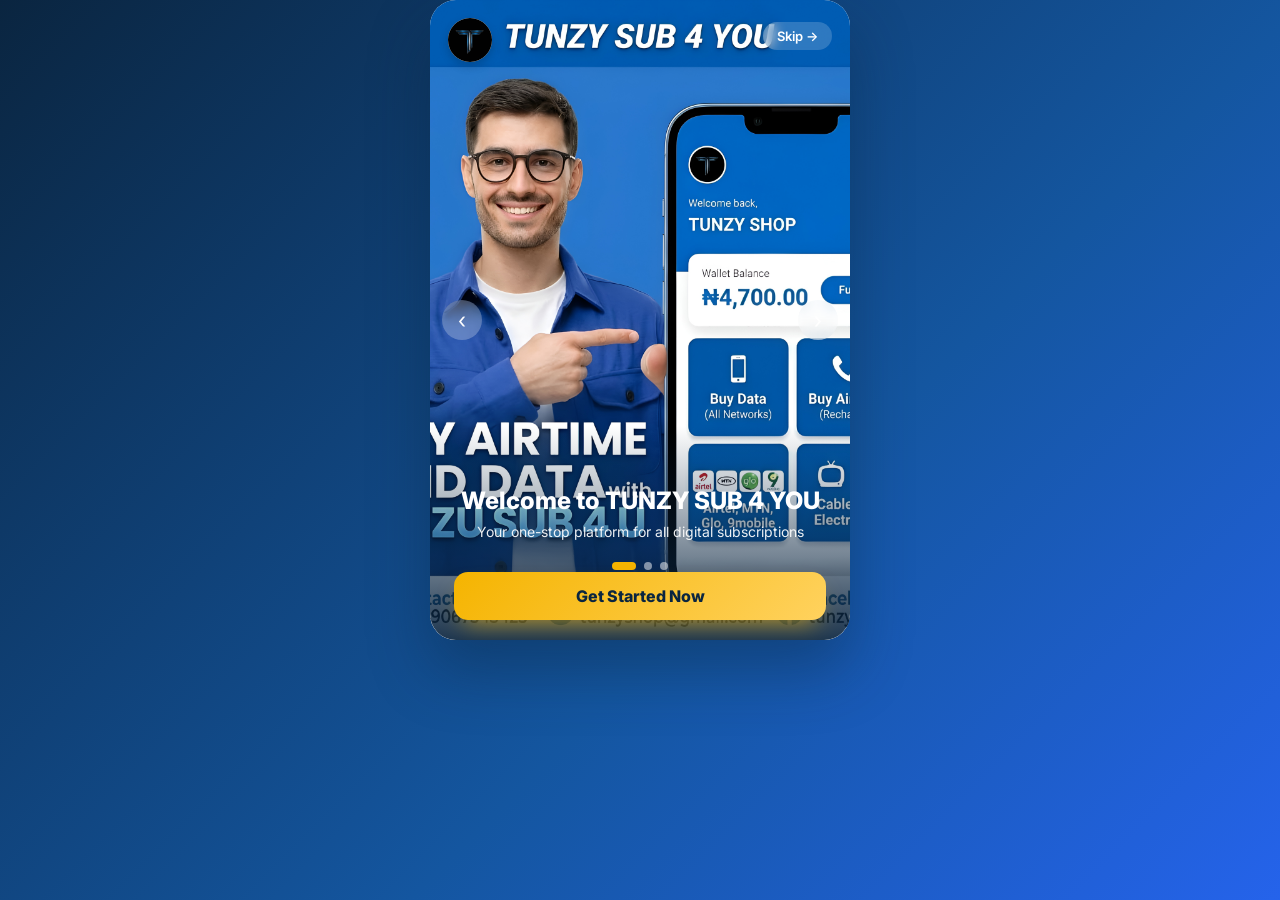
<file: index.html>
<!DOCTYPE html>
<html lang="en">
<head>
    <meta charset="UTF-8">
    <meta name="viewport" content="width=device-width, initial-scale=1.0">
    <title>Welcome - TUNZY SUB 4 YOU</title>
    
<link rel="preconnect" href="https://fonts.googleapis.com">
<link rel="preconnect" href="https://fonts.gstatic.com" crossorigin>
<link href="https://fonts.googleapis.com/css2?family=Inter:wght@400;500;600;700;800&family=JetBrains+Mono:wght@600;700&display=swap" rel="stylesheet">
<link rel="stylesheet" href="css/theme.css">
<meta name="theme-color" content="#0A2540">
</head>
<body>
    <script>
        // CHECK IF USER IS ALREADY LOGGED IN
        (function() {
            const currentUser = localStorage.getItem('currentUser');
            if (currentUser) {
                window.location.href = 'dashboard.html';
                return;
            }
        })();
    </script>

    <div class="slider-container">
        <div class="logo-circle">
            <img src="assets/my-logo.jpg" alt="TUNZY" onerror="this.src='https://via.placeholder.com/50/0066cc/ffffff?text=T'">
        </div>

        <a href="login-page.html" class="skip-btn">Skip →</a>

        <div class="slides" id="slides">
            <div class="slide">
                <img src="assets/firstimage.jpg" alt="Welcome" onerror="this.src='https://via.placeholder.com/400x600/0066cc/ffffff?text=Welcome+to+TUNZY'">
                <div class="slide-overlay">
                    <h2>Welcome to TUNZY SUB 4 YOU</h2>
                    <p>Your one-stop platform for all digital subscriptions</p>
                </div>
            </div>

            <div class="slide">
                <img src="assets/secondimage.jpg" alt="Buy Data" onerror="this.src='https://via.placeholder.com/400x600/004d99/ffffff?text=Buy+Data+and+Airtime'">
                <div class="slide-overlay">
                    <h2>Buy Data & Airtime</h2>
                    <p>MTN, GLO, Airtel, 9mobile at the best rates</p>
                </div>
            </div>

            <div class="slide">
                <img src="assets/thirdimage.jpg" alt="Pay Bills" onerror="this.src='https://via.placeholder.com/400x600/003366/ffffff?text=Pay+Your+Bills'">
                <div class="slide-overlay">
                    <h2>Pay Bills Easily</h2>
                    <p>Electricity, Cable TV, Results and more</p>
                </div>
            </div>
        </div>

        <div class="nav-btn prev-btn" onclick="prevSlide()" id="prevBtn">‹</div>
        <div class="nav-btn next-btn" onclick="nextSlide()" id="nextBtn">›</div>

        <div class="dots-container" id="dotsContainer">
            <span class="dot active" onclick="goToSlide(0)"></span>
            <span class="dot" onclick="goToSlide(1)"></span>
            <span class="dot" onclick="goToSlide(2)"></span>
        </div>

        <a href="login-page.html" class="login-now-btn">Get Started Now</a>
    </div>

    <script>
        let currentSlide = 0;
        const slides = document.getElementById('slides');
        const totalSlides = 3;
        const dots = document.querySelectorAll('.dot');

        function updateSlider() {
            slides.style.transform = `translateX(-${currentSlide * 100}%)`;
            
            dots.forEach((dot, index) => {
                if (index === currentSlide) {
                    dot.classList.add('active');
                } else {
                    dot.classList.remove('active');
                }
            });
        }

        function nextSlide() {
            if (currentSlide < totalSlides - 1) {
                currentSlide++;
                updateSlider();
            } else {
                window.location.href = 'login-page.html';
                return;
            }
        }

        function prevSlide() {
            if (currentSlide > 0) {
                currentSlide--;
                updateSlider();
            }
        }

        function goToSlide(index) {
            currentSlide = index;
            updateSlider();
        }

        let autoSlide = setInterval(() => {
            if (currentSlide < totalSlides - 1) {
                currentSlide++;
                updateSlider();
            } else {
                clearInterval(autoSlide);
            }
        }, 3000);

        document.querySelector('.slider-container').addEventListener('mouseenter', () => {
            clearInterval(autoSlide);
        });

        document.querySelector('.slider-container').addEventListener('mouseleave', () => {
            autoSlide = setInterval(() => {
                if (currentSlide < totalSlides - 1) {
                    currentSlide++;
                    updateSlider();
                } else {
                    clearInterval(autoSlide);
                }
            }, 3000);
        });

        document.addEventListener('keydown', (e) => {
            if (e.key === 'ArrowLeft') {
                prevSlide();
            } else if (e.key === 'ArrowRight') {
                nextSlide();
            }
        });
    </script>
</body>
</html>
</file>
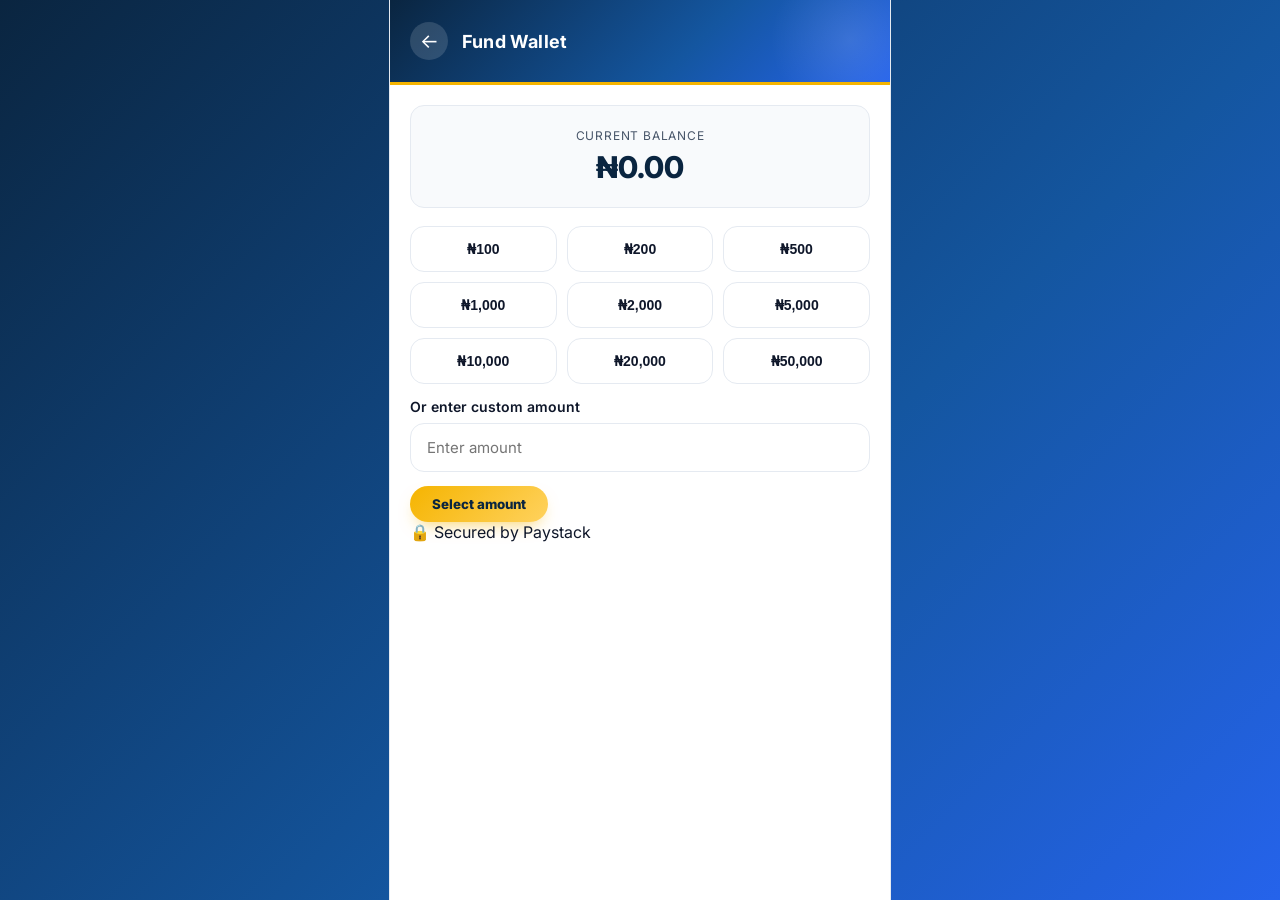
<file: fund.html>
<!DOCTYPE html>
<html lang="en">
<head>
    <meta charset="UTF-8">
    <meta name="viewport" content="width=device-width, initial-scale=1.0">
    <title>Fund Wallet - TUNZY SUB 4 YOU</title>
    
<link rel="preconnect" href="https://fonts.googleapis.com">
<link rel="preconnect" href="https://fonts.gstatic.com" crossorigin>
<link href="https://fonts.googleapis.com/css2?family=Inter:wght@400;500;600;700;800&family=JetBrains+Mono:wght@600;700&display=swap" rel="stylesheet">
<link rel="stylesheet" href="css/theme.css">
<meta name="theme-color" content="#0A2540">
</head>
<body>
    <div class="app-container">
        <div class="header">
            <a href="dashboard.html" class="back-btn">←</a>
            <h1>Fund Wallet</h1>
        </div>

        <div class="fund-container">
            <div class="balance-display">
                <div class="current-balance">Current Balance</div>
                <div class="balance-amount" id="balanceDisplay">₦0.00</div>
            </div>

            <!-- Fee Information -->
            <div class="fee-summary" id="feeSummary" style="display: none;">
                <div class="fee-row">
                    <span class="amount-label">Amount you want:</span>
                    <span class="amount-value" id="displayAmount">₦0</span>
                </div>
                <div class="fee-row">
                    <span class="amount-label">Service Fee (fixed ₦10):</span>
                    <span class="fee-value" id="displayFee">₦10</span>
                </div>
                <div class="fee-row total">
                    <span>Total to pay:</span>
                    <span class="total-value" id="displayTotal">₦10</span>
                </div>
                <div class="fee-row" style="margin-top: 10px; color: #28a745;">
                    <span>You will receive in wallet:</span>
                    <span id="displayReceive">₦0</span>
                </div>
            </div>

            <div class="amount-grid">
                <button class="amount-btn" onclick="selectAmount(100)">₦100</button>
                <button class="amount-btn" onclick="selectAmount(200)">₦200</button>
                <button class="amount-btn" onclick="selectAmount(500)">₦500</button>
                <button class="amount-btn" onclick="selectAmount(1000)">₦1,000</button>
                <button class="amount-btn" onclick="selectAmount(2000)">₦2,000</button>
                <button class="amount-btn" onclick="selectAmount(5000)">₦5,000</button>
                <button class="amount-btn" onclick="selectAmount(10000)">₦10,000</button>
                <button class="amount-btn" onclick="selectAmount(20000)">₦20,000</button>
                <button class="amount-btn" onclick="selectAmount(50000)">₦50,000</button>
            </div>

            <div class="custom-amount">
                <label>Or enter custom amount</label>
                <input type="number" id="customAmount" placeholder="Enter amount" min="100" oninput="updateAmount()">
            </div>

            <button class="fund-btn" id="fundBtn" onclick="processPayment()" disabled>Select amount</button>

            <div class="note">🔒 Secured by Paystack</div>
        </div>
    </div>

    <script>
        // Paystack Public Key (REPLACE WITH YOUR ACTUAL KEY)
        const PAYSTACK_PUBLIC_KEY = 'pk_live_ad349049b1c39f9376a000aaf8c0ad81a914c984';
        
        // Fixed fee
        const SERVICE_FEE = 10;
        
        let selectedAmount = 0;
        let userEmail = '';
        let userBalance = 0;

        document.addEventListener('DOMContentLoaded', function() {
            userBalance = parseFloat(localStorage.getItem('userBalance')) || 0;
            userEmail = localStorage.getItem('userEmail') || '';
            document.getElementById('balanceDisplay').textContent = `₦${userBalance.toLocaleString()}.00`;
        });

        function selectAmount(amount) {
            selectedAmount = amount;
            document.getElementById('customAmount').value = amount;
            updateUI();
            
            document.querySelectorAll('.amount-btn').forEach(btn => {
                btn.classList.remove('selected');
            });
            event.target.classList.add('selected');
        }

        function updateAmount() {
            const customAmount = document.getElementById('customAmount').value;
            if (customAmount && customAmount >= 100) {
                selectedAmount = parseInt(customAmount);
                updateUI();
                
                document.querySelectorAll('.amount-btn').forEach(btn => {
                    btn.classList.remove('selected');
                });
            } else if (customAmount === '') {
                document.getElementById('feeSummary').style.display = 'none';
                document.getElementById('fundBtn').disabled = true;
                document.getElementById('fundBtn').textContent = 'Select amount';
                selectedAmount = 0;
            }
        }

        function updateUI() {
            if (selectedAmount >= 100) {
                const total = selectedAmount + SERVICE_FEE;
                const receive = selectedAmount;
                
                document.getElementById('displayAmount').textContent = `₦${selectedAmount.toLocaleString()}`;
                document.getElementById('displayFee').textContent = `₦${SERVICE_FEE}`;
                document.getElementById('displayTotal').textContent = `₦${total.toLocaleString()}`;
                document.getElementById('displayReceive').textContent = `₦${receive.toLocaleString()}`;
                document.getElementById('feeSummary').style.display = 'block';
                document.getElementById('fundBtn').disabled = false;
                document.getElementById('fundBtn').textContent = `Pay ₦${total.toLocaleString()}`;
            }
        }

        async function processPayment() {
            if (!selectedAmount || selectedAmount < 100) {
                alert('Please select or enter a valid amount (minimum ₦100)');
                return;
            }
            
            const totalAmount = selectedAmount + SERVICE_FEE;
            
            if (!window.PaystackPop) {
                await loadScript('https://js.paystack.co/v1/inline.js');
            }

            const handler = PaystackPop.setup({
                key: PAYSTACK_PUBLIC_KEY,
                email: userEmail,
                amount: totalAmount * 100,
                currency: 'NGN',
                ref: 'TUNZY_' + Date.now(),
                callback: function(response) {
                    // Payment successful - add ONLY the selected amount to wallet (not the fee)
                    userBalance += selectedAmount;
                    localStorage.setItem('userBalance', userBalance);
                    
                    const transaction = {
                        type: 'Wallet Funding',
                        amount: `+₦${selectedAmount.toLocaleString()}`,
                        fee: `-₦${SERVICE_FEE}`,
                        total_paid: `₦${totalAmount.toLocaleString()}`,
                        date: new Date().toLocaleString()
                    };
                    
                    let transactions = JSON.parse(localStorage.getItem('transactions')) || [];
                    transactions.unshift(transaction);
                    localStorage.setItem('transactions', JSON.stringify(transactions.slice(0, 20)));
                    
                    alert(`✅ Wallet funded with ₦${selectedAmount.toLocaleString()}!\n\nFee: ₦${SERVICE_FEE}\nTotal paid: ₦${totalAmount.toLocaleString()}`);
                    window.location.href = 'dashboard.html';
                },
                onClose: function() {
                    alert('Payment cancelled');
                }
            });
            
            handler.openIframe();
        }

        function loadScript(src) {
            return new Promise((resolve, reject) => {
                const script = document.createElement('script');
                script.src = src;
                script.onload = resolve;
                script.onerror = reject;
                document.head.appendChild(script);
            });
        }
    </script>
</body>
</html>
</file>
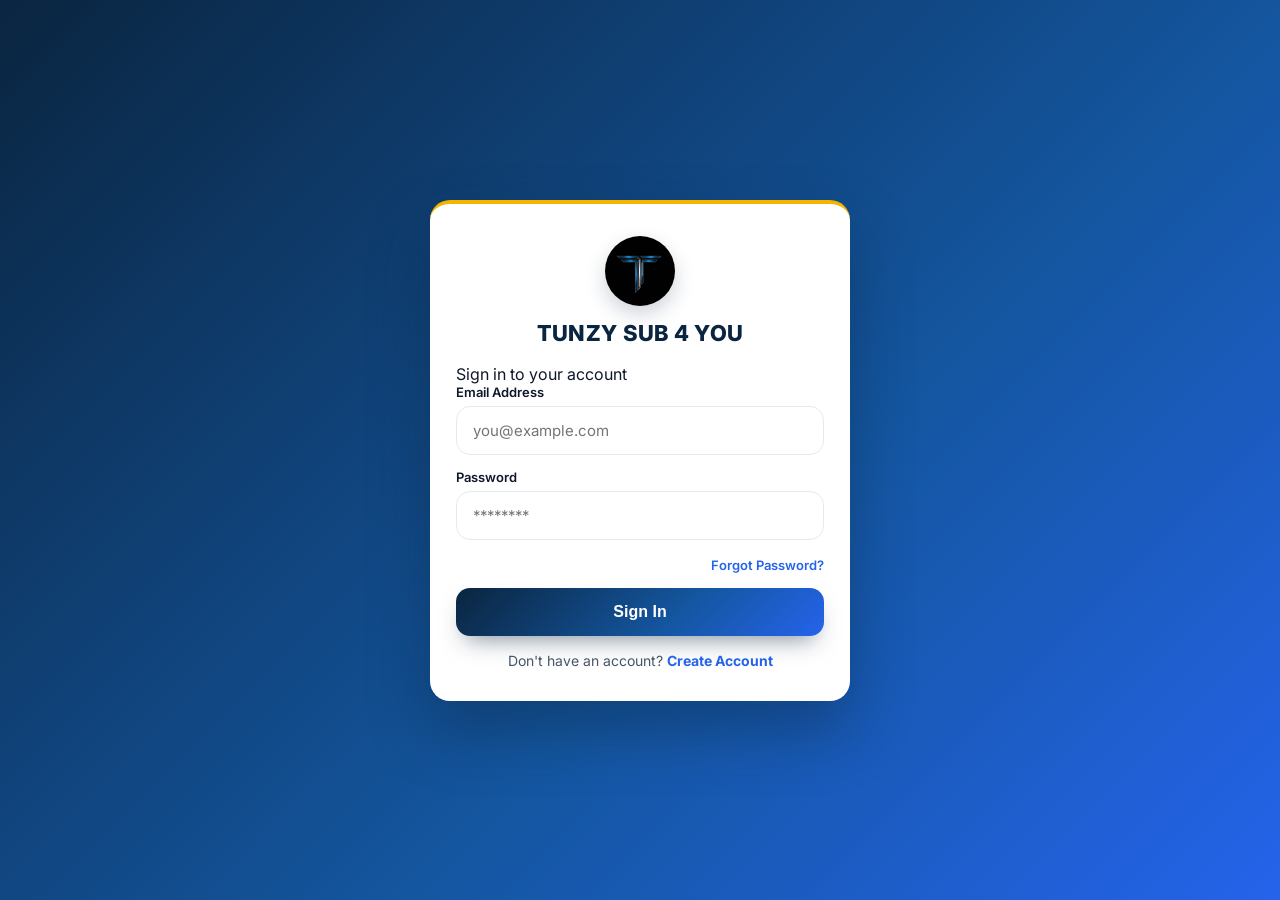
<file: login.html>
<!DOCTYPE html>
<html lang="en">
<head>
    <meta charset="UTF-8">
    <meta name="viewport" content="width=device-width, initial-scale=1.0">
    <title>Login - TUNZY SUB 4 YOU</title>
    
<link rel="preconnect" href="https://fonts.googleapis.com">
<link rel="preconnect" href="https://fonts.gstatic.com" crossorigin>
<link href="https://fonts.googleapis.com/css2?family=Inter:wght@400;500;600;700;800&family=JetBrains+Mono:wght@600;700&display=swap" rel="stylesheet">
<link rel="stylesheet" href="css/theme.css">
<meta name="theme-color" content="#0A2540">
</head>
<body>
    <div class="login-container">
        <div class="login-box">
            <div class="logo">
                <div class="logo-circle">
                    <img src="assets/my-logo.jpg" alt="TUNZY" onerror="this.src='https://via.placeholder.com/80/0066cc/ffffff?text=T'">
                </div>
                <h1>TUNZY SUB 4 YOU</h1>
                <p>Sign in to your account</p>
            </div>

            <div class="error-message" id="errorMessage"></div>
            <div class="success-message" id="successMessage"></div>

            <form id="loginForm">
                <div class="form-group">
                    <label>Email Address</label>
                    <input type="email" id="email" placeholder="you@example.com" required>
                </div>

                <div class="form-group">
                    <label>Password</label>
                    <input type="password" id="password" placeholder="********" required>
                </div>

                <div class="forgot-password">
                    <a href="#" onclick="showResetModal()">Forgot Password?</a>
                </div>

                <button type="submit" class="login-btn">Sign In</button>

                <div class="signup-link">
                    Don't have an account? <a href="signup.html">Create Account</a>
                </div>
            </form>
        </div>
    </div>

    <!-- Password Reset Modal -->
    <div id="resetModal" style="display: none; position: fixed; top: 0; left: 0; right: 0; bottom: 0; background: rgba(0,0,0,0.5); align-items: center; justify-content: center; z-index: 1000;">
        <div style="background: white; padding: 30px; border-radius: 15px; width: 90%; max-width: 350px;">
            <h3 style="margin-bottom: 15px; color: #333;">Reset Password</h3>
            <p style="margin-bottom: 20px; color: #666; font-size: 14px;">Enter your email to receive reset instructions</p>
            
            <input type="email" id="resetEmail" placeholder="Your email address" style="width: 100%; padding: 12px; border: 2px solid #e0e0e0; border-radius: 8px; margin-bottom: 20px;">
            
            <div style="display: flex; gap: 10px;">
                <button onclick="hideResetModal()" style="flex: 1; padding: 12px; background: #f5f5f5; border: none; border-radius: 8px; cursor: pointer;">Cancel</button>
                <button onclick="resetPassword()" style="flex: 1; padding: 12px; background: #0066cc; color: white; border: none; border-radius: 8px; cursor: pointer;">Send Reset</button>
            </div>
        </div>
    </div>

    <script>
        // ============================================
        // SIMPLE LOGIN - NO ADMIN, JUST USERS!
        // ============================================

        // Check if already logged in
        (function() {
            const currentUser = localStorage.getItem('currentUser');
            if (currentUser) {
                window.location.replace('index.html');
                return;
            }
        })();

        // Handle login
        document.getElementById('loginForm').addEventListener('submit', function(e) {
            e.preventDefault();
            
            const email = document.getElementById('email').value;
            const password = document.getElementById('password').value;
            
            // Clear previous messages
            document.getElementById('errorMessage').style.display = 'none';
            document.getElementById('successMessage').style.display = 'none';
            
            // Get users from localStorage
            const users = JSON.parse(localStorage.getItem('users')) || [];
            
            // Find user
            const user = users.find(u => u.email === email && u.password === password);
            
            if (user) {
                // Login successful
                document.getElementById('successMessage').style.display = 'block';
                document.getElementById('successMessage').textContent = 'Login successful! Redirecting...';
                
                // Save current user
                localStorage.setItem('currentUser', JSON.stringify({
                    email: user.email,
                    name: user.name
                }));
                
                // Save user data for app
                localStorage.setItem('userName', user.name);
                localStorage.setItem('userEmail', user.email);
                localStorage.setItem('userBalance', user.balance || '0');
                
                // Redirect to main app
                setTimeout(() => {
                    window.location.href = 'index.html';
                }, 1500);
            } else {
                // Login failed
                document.getElementById('errorMessage').style.display = 'block';
                document.getElementById('errorMessage').textContent = 'Invalid email or password';
                document.getElementById('password').value = '';
            }
        });

        // Password reset functions
        function showResetModal() {
            document.getElementById('resetModal').style.display = 'flex';
        }

        function hideResetModal() {
            document.getElementById('resetModal').style.display = 'none';
            document.getElementById('resetEmail').value = '';
        }

        function resetPassword() {
            const email = document.getElementById('resetEmail').value;
            
            if (!email) {
                alert('Please enter your email');
                return;
            }
            
            const users = JSON.parse(localStorage.getItem('users')) || [];
            const user = users.find(u => u.email === email);
            
            if (user) {
                alert(`✅ Password reset link sent to ${email}`);
                hideResetModal();
            } else {
                alert('❌ Email not found');
            }
        }

        // Allow Enter key
        document.getElementById('password').addEventListener('keypress', function(e) {
            if (e.key === 'Enter') {
                document.getElementById('loginForm').dispatchEvent(new Event('submit'));
            }
        });
    </script>
</body>
</html>
</file>
<file: css/theme.css>
/* ============================================
   TUNZY SUB 4 YOU — Professional Theme
   Palette: Deep Blue + White + Gold accent
   ============================================ */

:root {
    --primary: #0A2540;          /* Deep navy */
    --primary-700: #0E3A66;
    --primary-600: #1456A0;
    --primary-500: #2563EB;      /* Bright blue */
    --primary-400: #3B82F6;
    --primary-50:  #EAF2FF;

    --accent: #F5B400;           /* Gold */
    --accent-600: #D99B00;

    --success: #16A34A;
    --danger:  #DC2626;
    --warning: #F59E0B;

    --bg: #F4F7FB;
    --surface: #FFFFFF;
    --surface-2: #F8FAFC;
    --border: #E5EAF1;
    --text: #0F172A;
    --text-2: #475569;
    --text-3: #94A3B8;

    --radius-sm: 10px;
    --radius: 14px;
    --radius-lg: 20px;

    --shadow-sm: 0 1px 2px rgba(15,23,42,.06);
    --shadow:    0 6px 20px -8px rgba(10,37,64,.18);
    --shadow-lg: 0 18px 40px -12px rgba(10,37,64,.28);

    --grad-primary: linear-gradient(135deg, #0A2540 0%, #1456A0 60%, #2563EB 100%);
    --grad-accent:  linear-gradient(135deg, #F5B400 0%, #FFD25E 100%);
}

* { margin: 0; padding: 0; box-sizing: border-box; }

html, body { -webkit-font-smoothing: antialiased; -moz-osx-font-smoothing: grayscale; }

body {
    font-family: 'Inter', -apple-system, BlinkMacSystemFont, 'Segoe UI', Roboto, sans-serif;
    background: var(--bg);
    color: var(--text);
    min-height: 100vh;
}

a { color: inherit; text-decoration: none; }

/* ---------- App shell ---------- */
.app-container {
    max-width: 500px;
    margin: 0 auto;
    background: var(--surface);
    min-height: 100vh;
    position: relative;
    box-shadow: 0 0 0 1px var(--border);
    padding-bottom: 80px;
}

/* ---------- Header ---------- */
.header {
    background: var(--grad-primary);
    color: #fff;
    padding: 22px 20px;
    display: flex;
    align-items: center;
    gap: 14px;
    border-bottom: 3px solid var(--accent);
    position: relative;
    overflow: hidden;
}
.header::after{
    content:""; position:absolute; right:-40px; top:-40px;
    width:160px; height:160px; border-radius:50%;
    background: radial-gradient(circle, rgba(255,255,255,.12), transparent 70%);
}
.header h1 { font-size: 18px; font-weight: 700; letter-spacing:.2px; }

.back-btn {
    width: 38px; height: 38px;
    display:inline-flex; align-items:center; justify-content:center;
    border-radius: 50%;
    background: rgba(255,255,255,.14);
    color: #fff !important;
    font-size: 20px;
    transition: background .2s;
}
.back-btn:hover { background: rgba(255,255,255,.26); }

.logo-circle {
    width: 44px; height: 44px;
    border-radius: 50%;
    background: #fff;
    overflow: hidden;
    box-shadow: 0 4px 10px rgba(0,0,0,.18);
    display:flex; align-items:center; justify-content:center;
}
.logo-circle img { width: 100%; height: 100%; object-fit: cover; }

.app-title { font-size: 17px; font-weight: 700; color: #fff; letter-spacing:.3px; }

/* ---------- Containers ---------- */
.container, .fund-container { padding: 20px; }

.section-title {
    font-size: 13px;
    font-weight: 700;
    text-transform: uppercase;
    letter-spacing: .8px;
    color: var(--primary-600);
    margin: 22px 0 12px;
    display:flex; align-items:center; gap:8px;
}
.section-title::before{
    content:""; width:4px; height:14px; border-radius:3px;
    background: var(--accent);
}

/* ---------- Balance / info bars ---------- */
.balance-info {
    background: var(--surface-2);
    padding: 14px 16px;
    border-radius: var(--radius);
    display: flex; justify-content: space-between; align-items:center;
    border: 1px solid var(--border);
    font-weight: 500;
    color: var(--text-2);
}
.balance-info span:last-child { color: var(--primary-600); font-weight: 700; font-size: 16px; }

/* Dashboard balance card */
.welcome-card { padding: 18px 20px 4px; }
.welcome-text { font-size: 13px; color: var(--text-2); }
.user-name { font-size: 22px; font-weight: 800; color: var(--primary); margin-top:2px; }

.balance-card {
    background: var(--grad-primary);
    color: #fff;
    margin: 14px 20px 8px;
    padding: 22px;
    border-radius: var(--radius-lg);
    display: flex; justify-content: space-between; align-items:center;
    box-shadow: var(--shadow-lg);
    position: relative;
    overflow: hidden;
}
.balance-card::after{
    content:""; position:absolute; right:-30px; bottom:-30px;
    width:140px; height:140px; border-radius:50%;
    background: radial-gradient(circle, rgba(245,180,0,.30), transparent 70%);
}
.balance-left { display:flex; align-items:center; gap:14px; z-index:1; }
.balance-label { font-size: 12px; opacity:.85; text-transform:uppercase; letter-spacing:.8px; }
.balance-amount { font-size: 28px; font-weight: 800; margin-top:2px; }
.eye-btn{
    background: rgba(255,255,255,.18); border:none; cursor:pointer;
    width: 38px; height: 38px; border-radius: 50%; color:#fff; font-size:16px;
    transition: background .2s;
}
.eye-btn:hover { background: rgba(255,255,255,.30); }
.fund-btn{
    background: var(--grad-accent);
    color: var(--primary);
    border:none; padding: 10px 22px; border-radius: 999px;
    font-weight: 800; cursor:pointer; z-index:1;
    box-shadow: 0 8px 18px -8px rgba(245,180,0,.7);
    transition: transform .15s ease;
}
.fund-btn:hover { transform: translateY(-1px); }

/* ---------- Services ---------- */
.services-grid {
    display: grid; grid-template-columns: repeat(2, 1fr); gap: 14px;
    padding: 18px 20px 0;
}
.service-card{
    background: var(--surface);
    padding: 22px 12px;
    border-radius: var(--radius-lg);
    text-align: center;
    border: 1px solid var(--border);
    transition: transform .2s, box-shadow .2s, border-color .2s;
    position: relative;
    overflow: hidden;
}
.service-card::before{
    content:""; position:absolute; inset:auto -20px -20px auto;
    width:80px; height:80px; border-radius:50%;
    background: radial-gradient(circle, var(--primary-50), transparent 70%);
    opacity:.7;
}
.service-card:hover{
    transform: translateY(-4px);
    border-color: var(--primary-500);
    box-shadow: var(--shadow);
}
.service-image{ width: 64px; height: 64px; margin: 0 auto 10px; position:relative; z-index:1; }
.service-image img { width: 100%; height: 100%; object-fit: contain; }
.service-title { font-size: 15px; font-weight: 700; color: var(--primary); position:relative; z-index:1; }

/* ---------- Network / provider tabs ---------- */
.network-tabs{
    display:flex; gap:14px; margin: 8px 0 4px; justify-content:space-between;
    overflow-x:auto; padding-bottom:4px;
}
.network-tab{
    flex:1; min-width:72px;
    display:flex; flex-direction:column; align-items:center; gap:8px;
    cursor:pointer; opacity:.65; transition: opacity .2s, transform .2s;
}
.network-tab.active{ opacity:1; transform: translateY(-2px); }
.network-logo-box{
    width:64px; height:64px;
    background: var(--surface-2);
    border-radius: var(--radius);
    display:flex; align-items:center; justify-content:center;
    overflow:hidden; border:2px solid transparent;
    transition: all .2s;
}
.network-tab.active .network-logo-box{
    border-color: var(--primary-500);
    background: var(--primary-50);
    box-shadow: 0 6px 16px -8px rgba(37,99,235,.5);
}
.network-logo-box img{ width:78%; height:78%; object-fit:contain; }
.network-name{ font-size:12px; font-weight:600; color: var(--text-2); }
.network-tab.active .network-name{ color: var(--primary-600); }

.provider-tabs{ display:flex; gap:10px; flex-wrap:wrap; margin: 8px 0; }
.provider-tab{
    flex:1; min-width:90px;
    padding: 13px 10px; background: var(--surface-2);
    border:2px solid var(--border); border-radius: var(--radius);
    text-align:center; cursor:pointer; font-weight:700; color: var(--text-2);
    transition: all .2s;
}
.provider-tab:hover{ border-color: var(--primary-400); color: var(--primary-600); }
.provider-tab.active{
    background: var(--grad-primary); color:#fff; border-color: transparent;
    box-shadow: var(--shadow);
}

/* ---------- Category tabs / Filters ---------- */
.category-tabs, .filter-tabs{
    display:flex; gap:8px; margin: 12px 0; overflow-x:auto; padding: 4px 0;
}
.category-tab, .filter-tab{
    padding: 8px 18px; background: var(--surface-2);
    border: 1.5px solid var(--border); border-radius: 999px;
    white-space: nowrap; cursor:pointer; font-size: 13px; font-weight: 600;
    color: var(--text-2); transition: all .2s;
}
.category-tab:hover, .filter-tab:hover{ border-color: var(--primary-400); color: var(--primary-600); }
.category-tab.active, .filter-tab.active{
    background: var(--primary-500); color:#fff; border-color: var(--primary-500);
    box-shadow: 0 6px 14px -6px rgba(37,99,235,.6);
}

/* ---------- Inputs ---------- */
.phone-input, .input-field, .custom-amount { margin: 14px 0; }
.phone-input label, .input-field label, .custom-amount label{
    display:block; margin-bottom: 8px; font-weight: 600; color: var(--text); font-size: 14px;
}
.phone-input input, .input-field input, .custom-amount input, input[type=text], input[type=tel], input[type=number], input[type=email], input[type=password]{
    width:100%; padding: 14px 16px;
    border: 1.5px solid var(--border);
    border-radius: var(--radius);
    font-size: 15px; background:#fff; color: var(--text);
    transition: border-color .2s, box-shadow .2s;
    font-family: inherit;
}
input:focus{ outline:none; border-color: var(--primary-500); box-shadow: 0 0 0 4px rgba(37,99,235,.12); }

/* ---------- Pricing / plan cards ---------- */
.plans-grid{
    display:grid; grid-template-columns: repeat(2, 1fr); gap: 12px;
    margin: 14px 0; max-height: 460px; overflow-y:auto; padding: 4px 2px;
}
.plan-card{
    background: var(--surface);
    border: 1.5px solid var(--border);
    border-radius: var(--radius);
    padding: 18px 12px; text-align:center;
    cursor:pointer; transition: all .2s;
    position: relative; overflow: hidden;
}
.plan-card::before{
    content:""; position:absolute; top:0; left:0; right:0; height:3px;
    background: transparent; transition: background .2s;
}
.plan-card:hover{
    border-color: var(--primary-400);
    transform: translateY(-3px);
    box-shadow: var(--shadow);
}
.plan-card:hover::before{ background: var(--primary-400); }
.plan-card.selected{
    border-color: var(--primary-500);
    background: linear-gradient(180deg, var(--primary-50), #fff);
    box-shadow: 0 10px 24px -10px rgba(37,99,235,.45);
}
.plan-card.selected::before{ background: var(--accent); }
.plan-name{
    font-weight: 800; font-size: 17px; margin-bottom: 6px; color: var(--primary);
}
.plan-price{
    color: var(--primary-600); font-weight: 800; font-size: 20px;
    margin-bottom: 4px; letter-spacing:-.3px;
}
.plan-validity{
    font-size: 11px; color: var(--text-3);
    text-transform: uppercase; letter-spacing: .6px; font-weight: 600;
}

/* ---------- Buttons ---------- */
.btn, .purchase-btn, .message-btn, .fund-btn{
    font-family: inherit;
}
.purchase-btn{
    width:100%; padding: 16px;
    background: var(--grad-primary);
    color: #fff; border: none;
    border-radius: var(--radius);
    font-size: 16px; font-weight: 800;
    cursor: pointer; margin: 18px 0 8px;
    box-shadow: 0 12px 24px -10px rgba(10,37,64,.55);
    transition: transform .15s, box-shadow .2s, opacity .2s;
    letter-spacing:.3px;
}
.purchase-btn:hover:not(:disabled){ transform: translateY(-2px); box-shadow: 0 16px 30px -10px rgba(10,37,64,.6); }
.purchase-btn:active:not(:disabled){ transform: translateY(0); }
.purchase-btn:disabled{
    background: #CBD5E1; color: #fff;
    cursor: not-allowed; box-shadow: none;
}

.btn { padding: 12px 24px; border:none; border-radius: var(--radius); font-weight:700; cursor:pointer; transition: all .2s; }
.btn-primary { background: var(--grad-primary); color:#fff; }
.btn-primary:hover { transform: translateY(-1px); }

/* ---------- Amount preset grids ---------- */
.amount-presets, .amount-grid{
    display:grid; grid-template-columns: repeat(3, 1fr); gap: 10px; margin: 14px 0;
}
.amount-btn{
    padding: 14px 8px;
    background: var(--surface);
    border: 1.5px solid var(--border);
    border-radius: var(--radius);
    text-align:center; cursor:pointer;
    font-weight: 700; color: var(--text); font-size: 14px;
    transition: all .2s;
}
.amount-btn:hover{ border-color: var(--primary-400); color: var(--primary-600); background: var(--primary-50); }
.amount-btn.selected{
    background: var(--grad-primary); color:#fff; border-color: transparent;
    box-shadow: 0 8px 18px -8px rgba(37,99,235,.6);
}

/* ---------- Fee summary ---------- */
.fee-summary{
    background: var(--primary-50);
    padding: 18px;
    border-radius: var(--radius);
    margin: 16px 0;
    border-left: 4px solid var(--primary-500);
}
.fee-row{ display:flex; justify-content: space-between; padding: 6px 0; font-size: 14px; }
.fee-row.total{
    border-top: 1.5px dashed var(--primary-400);
    margin-top: 8px; padding-top: 12px;
    font-weight: 800; font-size: 17px;
}
.amount-label{ color: var(--text-2); }
.amount-value{ font-weight: 700; color: var(--text); }
.fee-value{ color: var(--danger); font-weight: 700; }
.total-value{ color: var(--primary-600); }

.balance-display{
    background: var(--surface-2);
    padding: 22px; border-radius: var(--radius); text-align:center;
    margin-bottom: 18px; border: 1px solid var(--border);
}
.current-balance{ font-size: 12px; color: var(--text-2); text-transform: uppercase; letter-spacing:.8px; }
.balance-display .balance-amount{ font-size: 30px; font-weight: 800; color: var(--primary); margin-top:6px; }

/* ---------- Customer info / token ---------- */
.customer-info{
    background: var(--primary-50);
    padding: 14px 16px; border-radius: var(--radius);
    margin: 12px 0; border-left: 4px solid var(--primary-500);
    font-size: 14px; line-height: 1.6; color: var(--text);
}
.token-display{
    background: linear-gradient(135deg, #FEF3C7, #FFF7E0);
    border: 1.5px solid var(--accent); padding: 18px; border-radius: var(--radius);
    margin: 14px 0; text-align: center;
}
.token-number{
    font-size: 22px; font-weight: 800; color: var(--primary);
    letter-spacing: 3px; font-family: 'JetBrains Mono', monospace;
    margin-top: 6px;
}

/* ---------- Disco / meter ---------- */
.disco-grid{ display:grid; grid-template-columns: repeat(3, 1fr); gap: 8px; margin: 12px 0; }
.disco-btn{
    background: var(--surface); border: 1.5px solid var(--border);
    border-radius: 10px; padding: 12px 8px; text-align: center;
    cursor: pointer; font-weight: 600; font-size: 12px; color: var(--text-2);
    transition: all .2s;
}
.disco-btn:hover{ border-color: var(--primary-400); color: var(--primary-600); }
.disco-btn.selected{ background: var(--primary-500); color:#fff; border-color: var(--primary-500); }
.meter-type{ display:flex; gap:10px; margin: 14px 0; }
.meter-option{
    flex:1; background: var(--surface); border: 1.5px solid var(--border);
    border-radius: var(--radius); padding: 14px; text-align: center;
    cursor: pointer; font-weight: 700; color: var(--text-2); transition: all .2s;
}
.meter-option:hover{ border-color: var(--primary-400); }
.meter-option.selected{ border-color: var(--primary-500); background: var(--primary-50); color: var(--primary-600); }

/* ---------- Modals ---------- */
.message-box{
    position: fixed; top:50%; left:50%; transform: translate(-50%, -50%);
    background:#fff; border-radius: var(--radius-lg);
    padding: 28px 24px; width: 88%; max-width: 340px;
    text-align:center; z-index:1000; display:none; flex-direction: column; gap: 12px;
    box-shadow: 0 30px 60px rgba(10,37,64,.35);
    animation: pop .25s ease-out;
}
@keyframes pop { from { transform: translate(-50%, -45%) scale(.95); opacity:0; } to { transform: translate(-50%, -50%) scale(1); opacity:1; } }
.message-box.error { border-top: 5px solid var(--danger); }
.message-box.success { border-top: 5px solid var(--success); }
.message-box.pending { border-top: 5px solid var(--warning); }
.message-icon { font-size: 44px; }
.message-title { font-size: 19px; font-weight: 800; color: var(--primary); }
.message-text { color: var(--text-2); font-size: 14px; line-height:1.5; }
.message-btn{
    background: var(--grad-primary); color:#fff; border:none;
    padding: 13px; border-radius: var(--radius);
    font-weight: 700; cursor:pointer; margin-top: 8px;
}
.overlay{
    position: fixed; inset: 0; background: rgba(10,37,64,.55);
    backdrop-filter: blur(3px); z-index: 999; display:none;
}

/* ---------- Bottom nav ---------- */
.bottom-nav{
    background: #fff; border-top: 1px solid var(--border);
    display:flex; justify-content: space-around;
    padding: 10px 0 14px;
    position: fixed; bottom: 0; max-width: 500px; width: 100%;
    box-shadow: 0 -8px 20px -10px rgba(10,37,64,.15);
    left:50%; transform: translateX(-50%);
}
.nav-item{
    text-align:center; color: var(--text-3);
    font-size: 11px; font-weight: 700; letter-spacing:.4px;
    display:flex; flex-direction:column; align-items:center; gap:4px;
    padding: 4px 12px; border-radius: 10px;
    transition: color .2s;
}
.nav-icon{ width:24px; height:24px; display:flex; align-items:center; justify-content:center; }
.nav-icon img{ width:22px; height:22px; object-fit:contain;
    filter: brightness(0) saturate(100%) invert(70%); transition: filter .2s;
}
.nav-item.active{ color: var(--primary-500); }
.nav-item.active .nav-icon img{
    filter: brightness(0) saturate(100%) invert(33%) sepia(98%) saturate(2200%) hue-rotate(214deg) brightness(95%) contrast(95%);
}

/* ---------- Transactions ---------- */
.transactions-list { padding: 16px 20px; }
.transaction-item{
    background:#fff; padding: 14px 16px;
    border-radius: var(--radius); margin-bottom: 10px;
    display:flex; justify-content:space-between; align-items:center;
    border: 1px solid var(--border);
    transition: transform .15s, box-shadow .2s;
}
.transaction-item:hover{ transform: translateY(-1px); box-shadow: var(--shadow-sm); }
.transaction-service{ font-weight: 700; margin-bottom: 4px; color: var(--text); }
.transaction-date{ font-size: 11px; color: var(--text-3); }
.transaction-amount{ font-weight: 800; color: var(--danger); }
.transaction-amount.credit{ color: var(--success); }
.empty-state{ text-align:center; padding: 60px 20px; color: var(--text-3); font-size: 14px; }

/* ---------- Auth pages ---------- */
.auth-container{
    max-width: 440px; margin: 0 auto; min-height: 100vh;
    display:flex; flex-direction: column; justify-content: center;
    padding: 24px; background: var(--surface);
}
.auth-card{
    background:#fff; padding: 32px 26px; border-radius: var(--radius-lg);
    box-shadow: var(--shadow-lg); border: 1px solid var(--border);
}
.auth-logo{ display:flex; flex-direction:column; align-items:center; gap:10px; margin-bottom: 20px; }
.auth-logo img{ width:64px; height:64px; border-radius: 50%; object-fit: cover; box-shadow: var(--shadow); }
.auth-title{ font-size: 22px; font-weight: 800; color: var(--primary); text-align:center; margin-bottom: 4px; }
.auth-subtitle{ text-align:center; color: var(--text-2); font-size: 14px; margin-bottom: 22px; }
.auth-link{ color: var(--primary-500); font-weight:700; }

/* ---------- Slider (welcome) ---------- */
.slider-container{
    width: 100%; max-width: 420px; height: 640px;
    background: #fff; border-radius: 26px; overflow: hidden;
    position: relative; box-shadow: 0 30px 60px rgba(10,37,64,.4);
    margin: 0 auto;
}

/* ---------- Utilities ---------- */
.text-center{ text-align:center; }
.mt-20{ margin-top: 20px; }
.mb-20{ margin-bottom: 20px; }
.p-20{ padding: 20px; }

/* ---------- Mobile polish ---------- */
@media (max-width: 380px){
    .balance-amount{ font-size: 24px; }
    .plans-grid{ grid-template-columns: repeat(2, 1fr); }
    .amount-presets, .amount-grid{ grid-template-columns: repeat(2, 1fr); }
}

/* ---------- Auth (login / signup pages) ---------- */
.login-container, .signup-container{
    min-height: 100vh;
    display:flex; align-items:center; justify-content:center;
    background: var(--grad-primary);
    padding: 24px;
}
.login-box, .signup-box{
    background:#fff;
    width: 100%; max-width: 420px;
    border-radius: var(--radius-lg);
    padding: 32px 26px;
    box-shadow: 0 30px 60px rgba(10,37,64,.4);
    border-top: 4px solid var(--accent);
}
.login-box .logo-circle, .signup-box .logo-circle{
    margin: 0 auto 14px; width: 70px; height: 70px;
    box-shadow: 0 8px 20px rgba(10,37,64,.2);
}
.login-box h1, .signup-box h1{
    text-align:center; color: var(--primary); font-size: 22px; font-weight: 800;
    margin-bottom: 18px; letter-spacing:.3px;
}
.form-group{ margin-bottom: 14px; }
.form-group label{ display:block; margin-bottom: 6px; font-weight: 600; font-size: 13px; color: var(--text); }
.error-message{
    background: #FEF2F2; color: var(--danger);
    padding: 10px 14px; border-radius: 10px;
    font-size: 13px; margin-bottom: 14px; display:none;
    border-left: 4px solid var(--danger);
}
.success-message{
    background: #F0FDF4; color: var(--success);
    padding: 10px 14px; border-radius: 10px;
    font-size: 13px; margin-bottom: 14px; display:none;
    border-left: 4px solid var(--success);
}
.loading{
    text-align:center; padding: 12px; font-weight:600;
    color: var(--primary-600); display:none;
}
.forgot-password{ text-align:right; margin: 4px 0 14px; }
.forgot-password a{ color: var(--primary-500); font-size: 13px; font-weight: 600; }
.login-btn, .signup-btn{
    width:100%; padding: 15px;
    background: var(--grad-primary); color:#fff;
    border:none; border-radius: var(--radius);
    font-weight: 800; font-size: 16px; cursor:pointer;
    box-shadow: 0 12px 24px -10px rgba(10,37,64,.55);
    transition: transform .15s;
}
.login-btn:hover, .signup-btn:hover{ transform: translateY(-2px); }
.signup-link, .login-link{
    text-align:center; margin-top: 16px; font-size: 14px; color: var(--text-2);
}
.signup-link a, .login-link a{ color: var(--primary-500); font-weight: 700; }

/* ---------- Welcome slider (index.html) ---------- */
body { background: var(--grad-primary); }
.slider-container .logo-circle{
    position: absolute; top: 18px; left: 18px; z-index: 10;
    width: 44px; height: 44px;
}
.skip-btn{
    position: absolute; top: 22px; right: 18px; z-index:10;
    color:#fff; background: rgba(255,255,255,.18);
    padding: 6px 14px; border-radius: 999px;
    font-size: 13px; font-weight: 600; backdrop-filter: blur(6px);
}
.slides{ width:100%; height:100%; display:flex; transition: transform .5s ease-in-out; }
.slide{ min-width:100%; height:100%; position:relative; }
.slide img{ width:100%; height:100%; object-fit: cover; }
.slide-overlay{
    position:absolute; inset:auto 0 0 0;
    background: linear-gradient(transparent, rgba(10,37,64,.92));
    color:#fff; padding: 60px 24px 100px; text-align:center;
}
.slide-overlay h2{ font-size: 24px; font-weight: 800; margin-bottom: 8px; }
.slide-overlay p{ font-size: 14px; opacity:.92; }
.nav-btn{
    position: absolute; top: 50%; transform: translateY(-50%);
    width: 40px; height: 40px; border-radius: 50%;
    background: rgba(255,255,255,.25); color:#fff;
    display:flex; align-items:center; justify-content:center;
    font-size: 22px; cursor:pointer; backdrop-filter: blur(8px);
    z-index: 10;
}
.prev-btn{ left: 12px; } .next-btn{ right: 12px; }
.dots-container{
    position: absolute; bottom: 70px; left:50%; transform: translateX(-50%);
    display:flex; gap:8px; z-index:10;
}
.dot{
    width:8px; height:8px; border-radius:50%;
    background: rgba(255,255,255,.5); cursor:pointer; transition: all .2s;
}
.dot.active{ width:24px; border-radius:8px; background: var(--accent); }
.login-now-btn{
    position: absolute; bottom: 20px; left: 24px; right: 24px;
    background: var(--grad-accent); color: var(--primary);
    padding: 14px; border-radius: var(--radius);
    text-align:center; font-weight: 800; z-index:10;
    box-shadow: 0 12px 24px -10px rgba(245,180,0,.7);
}

/* ---------- Profile / Support page polish ---------- */
.profile-info, .info-card{
    background: var(--surface); border: 1px solid var(--border);
    border-radius: var(--radius); padding: 18px;
    margin-bottom: 14px;
}
.profile-row{ display:flex; justify-content: space-between; padding: 10px 0; border-bottom: 1px solid var(--border); }
.profile-row:last-child{ border-bottom:none; }
.profile-label{ color: var(--text-2); font-size: 13px; }
.profile-value{ font-weight: 700; color: var(--text); }
.logout-btn{
    width:100%; padding: 14px; background: #FEF2F2; color: var(--danger);
    border: 1.5px solid #FCA5A5; border-radius: var(--radius);
    font-weight: 700; cursor:pointer; margin-top: 14px;
}


/* ---------- Profile page ---------- */
.profile-section{ padding: 20px; }
.profile-card{
    background: var(--grad-primary); color:#fff;
    padding: 24px; border-radius: var(--radius-lg);
    text-align:center; box-shadow: var(--shadow-lg);
    border-bottom: 4px solid var(--accent);
}
.profile-avatar{
    width: 76px; height:76px; border-radius:50%;
    background: rgba(255,255,255,.2); margin: 0 auto 10px;
    display:flex; align-items:center; justify-content:center;
    font-size: 36px;
}
.profile-name{ font-size:20px; font-weight:800; }
.profile-email{ opacity:.85; font-size:13px; margin-top:4px; }

.stats-grid{ display:grid; grid-template-columns: repeat(2,1fr); gap:12px; margin: 16px 0; }
.stat-card{
    background:#fff; border:1px solid var(--border);
    border-radius: var(--radius); padding:16px; text-align:center;
}
.stat-value{ font-size:20px; font-weight:800; color: var(--primary-600); }
.stat-label{ font-size:12px; color: var(--text-2); margin-top:4px; }

.settings-section{ background:#fff; border-radius: var(--radius); border:1px solid var(--border); padding:16px; margin-top:14px; }
.settings-title{ font-weight:800; color: var(--primary); margin-bottom:10px; font-size:14px; }
.setting-item{ display:flex; justify-content:space-between; align-items:center; padding:10px 0; }
.setting-name{ font-weight:600; }
.setting-desc{ font-size:12px; color: var(--text-3); }
.switch{ position:relative; display:inline-block; width:46px; height:26px; }
.switch input{ display:none; }
.slider{ position:absolute; inset:0; background:#cbd5e1; border-radius:26px; cursor:pointer; transition:.3s; }
.slider::before{ content:""; position:absolute; height:20px; width:20px; left:3px; top:3px; background:#fff; border-radius:50%; transition:.3s; }
.switch input:checked + .slider{ background: var(--primary-500); }
.switch input:checked + .slider::before{ transform: translateX(20px); }
.menu-item{
    background:#fff; padding:14px 16px; border:1px solid var(--border);
    border-radius: var(--radius); margin-top:10px; cursor:pointer;
    font-weight:600; display:flex; justify-content:space-between; align-items:center;
}
.menu-item:hover{ border-color: var(--primary-400); }

/* ---------- Support page ---------- */
.whatsapp-btn{
    width:100%; background: linear-gradient(135deg, #25D366, #128C7E);
    color:#fff; border:none; border-radius: var(--radius-lg);
    padding: 18px; display:flex; align-items:center; gap:14px; cursor:pointer;
    box-shadow: 0 12px 24px -10px rgba(37,211,102,.5); margin-bottom:16px;
}
.btn-icon{ font-size:32px; }
.btn-text h3{ font-size:16px; }
.btn-text p{ font-size:12px; opacity:.9; }
.link-card{ background:#fff; border:1px solid var(--border); border-radius: var(--radius); padding:14px; margin-bottom:12px; }
.link-header{ display:flex; align-items:center; gap:8px; margin-bottom:10px; font-weight:700; color: var(--primary); }
.link-icon{ font-size:18px; }
.link-container{ display:flex; gap:8px; align-items:center; background: var(--surface-2); border:1px solid var(--border); padding: 8px 10px; border-radius: 10px; }
.link-url{ flex:1; font-size:12px; color: var(--text-2); overflow:hidden; text-overflow:ellipsis; white-space:nowrap; }
.copy-btn{
    background: var(--primary-500); color:#fff; border:none;
    padding: 6px 14px; border-radius: 8px; font-weight: 700; cursor:pointer; font-size:12px;
}
.copy-btn:hover{ background: var(--primary-600); }

/* ============================================
   Skeleton loaders & enhanced loading states
   ============================================ */
@keyframes shimmer {
    0% { background-position: -400px 0; }
    100% { background-position: 400px 0; }
}
.skeleton {
    background: linear-gradient(90deg, #eef2f7 0%, #f8fafc 40%, #eef2f7 80%);
    background-size: 800px 100%;
    animation: shimmer 1.4s linear infinite;
    border-radius: var(--radius);
}
.skeleton-card {
    height: 92px; border-radius: var(--radius);
}
.skeleton-row {
    height: 14px; margin: 6px 0; border-radius: 6px;
}
.skeleton-grid {
    display: grid; grid-template-columns: repeat(2, 1fr); gap: 12px;
}
.empty-state {
    text-align: center; padding: 30px 14px;
    color: var(--text-3); font-size: 14px;
    border: 1.5px dashed var(--border); border-radius: var(--radius);
}

/* Loading spinner */
.spinner {
    width: 18px; height: 18px;
    border: 2.5px solid rgba(255,255,255,.35);
    border-top-color: #fff;
    border-radius: 50%;
    animation: spin .8s linear infinite;
    display: inline-block; vertical-align: middle;
}
.spinner.dark { border-color: rgba(10,37,64,.18); border-top-color: var(--primary-600); }
@keyframes spin { to { transform: rotate(360deg); } }

.btn-loading { opacity: .85; pointer-events: none; }

/* Inline verification status */
.verify-status { font-size: 12px; margin-top: 6px; color: var(--text-2); display: flex; align-items: center; gap: 6px; }
.verify-status.ok  { color: var(--success); font-weight: 600; }
.verify-status.err { color: var(--danger);  font-weight: 600; }

/* ============================================
   Mobile responsiveness improvements
   ============================================ */
@media (max-width: 480px) {
    .container, .fund-container { padding: 16px 14px; }
    .header { padding: 18px 14px; }
    .header h1 { font-size: 16px; }
    .balance-card { margin: 12px 14px; padding: 18px; border-radius: var(--radius); }
    .balance-amount { font-size: 24px; }
    .services-grid { padding: 14px; gap: 10px; }
    .service-card { padding: 18px 8px; }
    .service-image { width: 52px; height: 52px; }
    .service-title { font-size: 13px; }
    .plans-grid { grid-template-columns: repeat(2, 1fr); gap: 10px; max-height: none; }
    .plan-card { padding: 14px 8px; }
    .plan-name { font-size: 14px; }
    .plan-price { font-size: 15px; }
    .network-tabs { gap: 8px; }
    .network-logo-box { width: 56px; height: 56px; }
    .network-name { font-size: 11px; }
    .disco-grid { grid-template-columns: repeat(2, 1fr); }
    .provider-tabs { gap: 8px; }
    .provider-tab { min-width: 70px; padding: 11px 8px; font-size: 13px; }
    .amount-presets { grid-template-columns: repeat(3, 1fr) !important; gap: 8px !important; }
    .message-box { width: 92% !important; padding: 22px 18px !important; }
    .purchase-btn, .fund-btn-large { font-size: 15px !important; padding: 14px !important; }
}
@media (max-width: 360px) {
    .plans-grid { grid-template-columns: 1fr; }
    .disco-grid { grid-template-columns: 1fr; }
}

/* Make plan grid scrollable cleanly */
.plans-grid::-webkit-scrollbar { width: 6px; }
.plans-grid::-webkit-scrollbar-thumb { background: var(--border); border-radius: 3px; }
</file>
